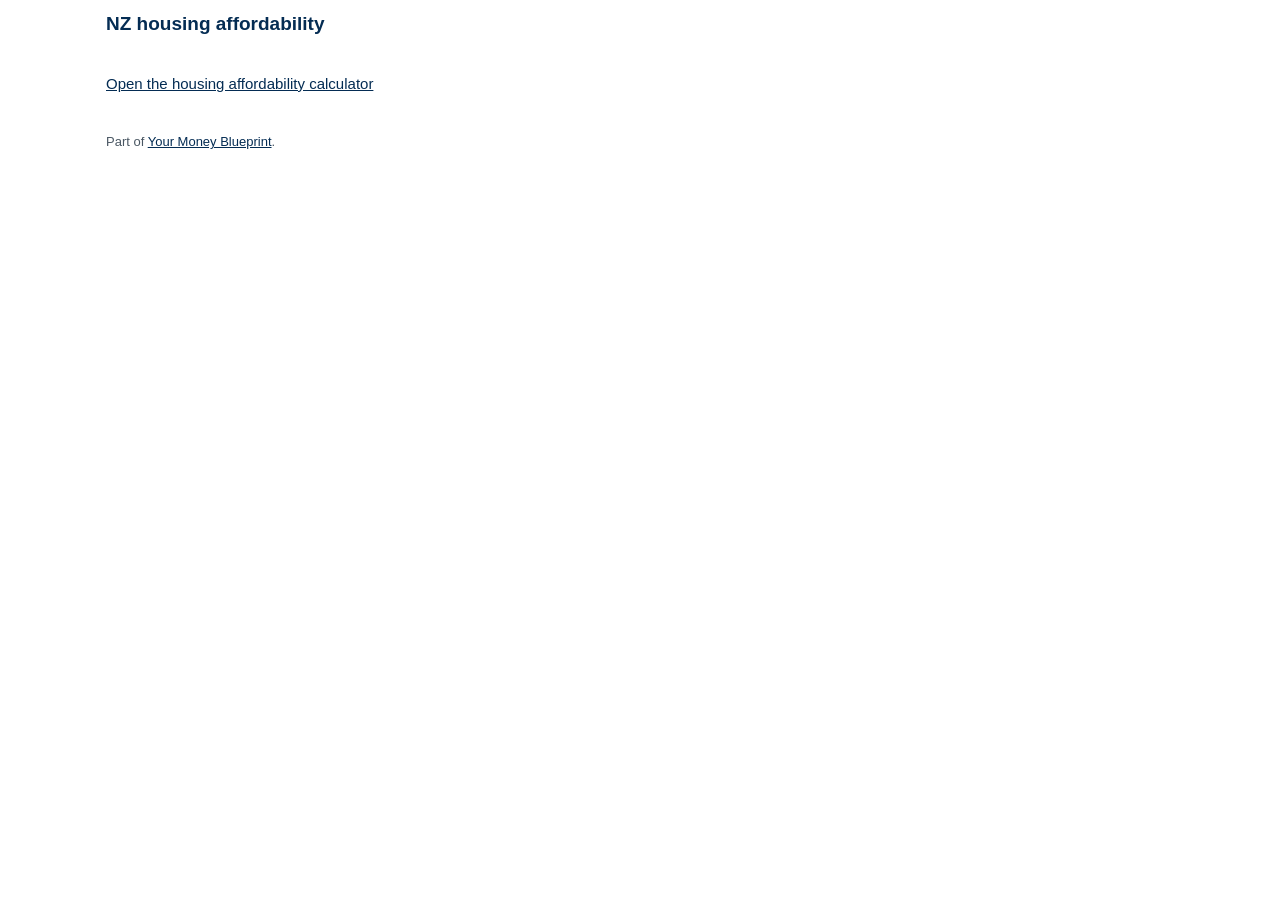
<file: index.html>
<!doctype html>
<html lang="en-NZ">
<head><meta charset="utf-8"><meta name="viewport" content="width=device-width, initial-scale=1"><meta name="robots" content="noindex">
<title>NZ Housing Affordability | Your Money Blueprint</title>
<link rel="stylesheet" href="assets/style.css"></head>
<body><div class="wrap"><h2>NZ housing affordability</h2>
<p><a href="housing-affordability.html">Open the housing affordability calculator</a></p>
<p class="sub">Part of <a href="https://www.yourmoneyblueprint.co.nz/">Your Money Blueprint</a>.</p></div></body>
</html>
</file>
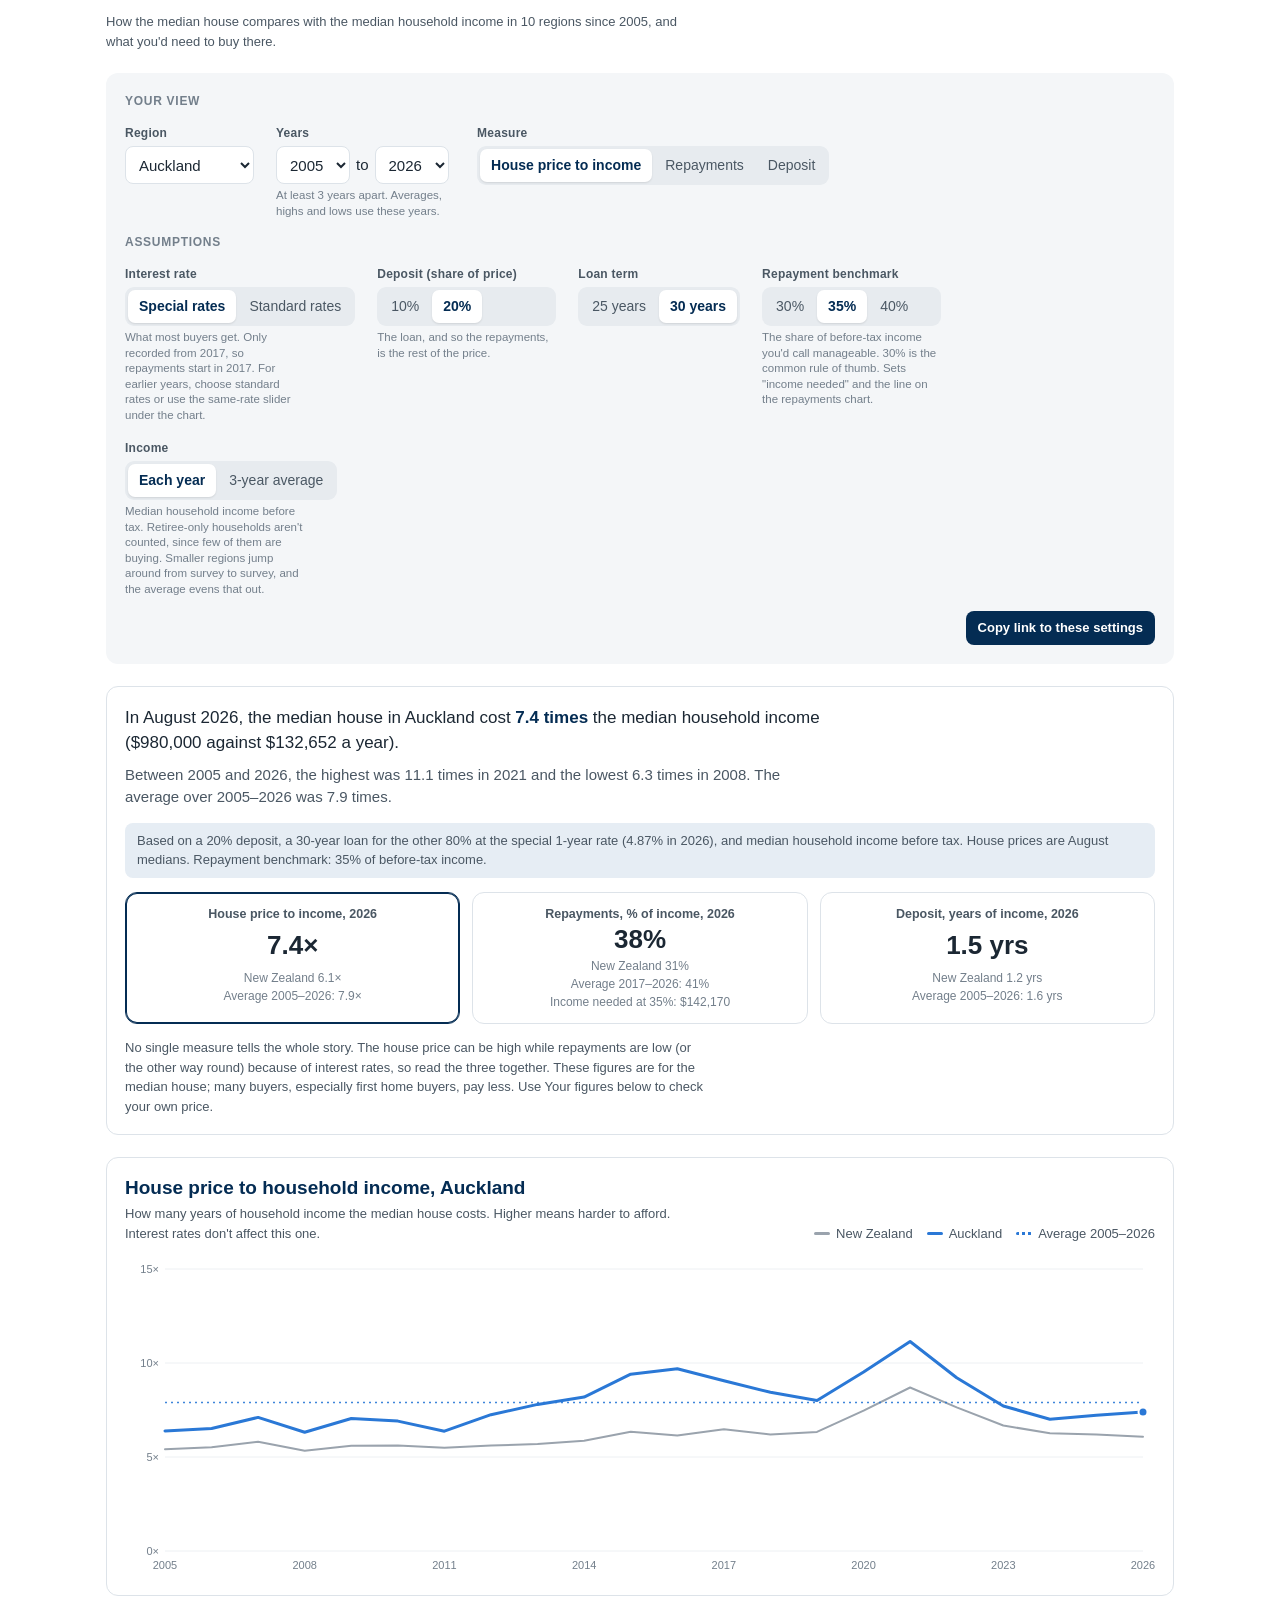
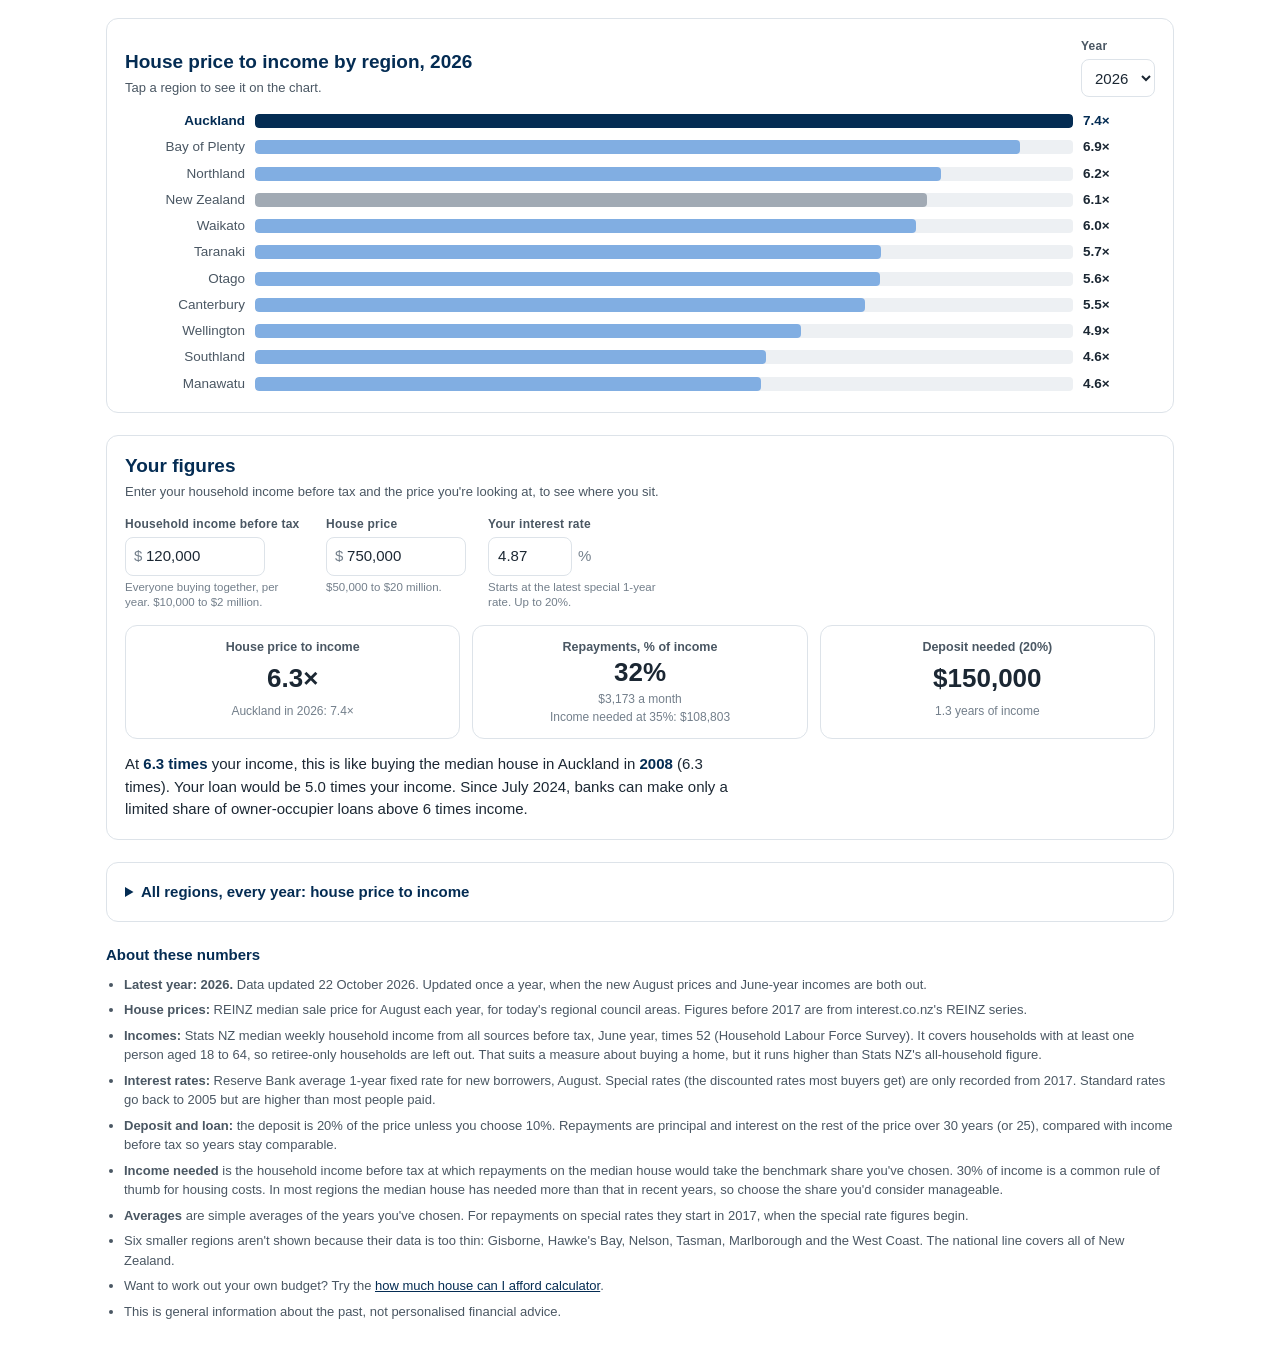
<file: housing-affordability.html>
<!doctype html>
<html lang="en-NZ">
<head>
<meta charset="utf-8">
<meta name="viewport" content="width=device-width, initial-scale=1">
<title>NZ Housing Affordability Calculator | Your Money Blueprint</title>
<meta name="description" content="How affordable are houses in your region? Median house prices against median household incomes in 10 NZ regions since 2005: price to income, repayments and deposit.">
<meta name="robots" content="noindex">
<link rel="stylesheet" href="assets/style.css?v=5">
</head>
<body>
<div class="wrap">
  <div class="loading" id="loading">Loading housing data&hellip;</div>
  <div id="app" hidden style="display:grid;gap:22px">
  <div style="display:grid;gap:6px">
    <p class="sub">How the median house compares with the median household income in 10 regions since 2005, and what you'd need to buy there.</p>
  </div>

  <div class="card panel">
    <div class="section-label">Your view</div>
    <div class="controls">
      <div class="field"><span>Region</span><select id="region"></select></div>
      <div class="field"><span>Years</span>
        <div class="range"><select id="from" aria-label="From"></select><span>to</span><select id="to" aria-label="To"></select></div>
        <div class="hint">At least 3 years apart. Averages, highs and lows use these years.</div>
      </div>
      <div class="field"><span>Measure</span>
        <div class="seg" id="measure"><button data-v="mult">House price to income</button><button data-v="pay">Repayments</button><button data-v="dep">Deposit</button></div>
      </div>
    </div>
    <div class="section-label">Assumptions</div>
    <div class="controls">
      <div class="field"><span>Interest rate</span>
        <div class="seg" id="rates"><button data-v="special">Special rates</button><button data-v="standard">Standard rates</button></div>
        <div class="hint" id="rateHint"></div>
      </div>
      <div class="field"><span>Deposit (share of price)</span>
        <div class="seg" id="dep"><button data-v="0.1">10%</button><button data-v="0.2">20%</button></div>
        <div class="hint">The loan, and so the repayments, is the rest of the price.</div>
      </div>
      <div class="field"><span>Loan term</span>
        <div class="seg" id="term"><button data-v="25">25 years</button><button data-v="30">30 years</button></div>
      </div>
      <div class="field"><span>Repayment benchmark</span>
        <div class="seg" id="bench"><button data-v="0.3">30%</button><button data-v="0.35">35%</button><button data-v="0.4">40%</button></div>
        <div class="hint">The share of before-tax income you'd call manageable. 30% is the common rule of thumb. Sets "income needed" and the line on the repayments chart.</div>
      </div>
      <div class="field"><span>Income</span>
        <div class="seg" id="smooth"><button data-v="0">Each year</button><button data-v="1">3-year average</button></div>
        <div class="hint">Median household income before tax. Retiree-only households aren't counted, since few of them are buying. Smaller regions jump around from survey to survey, and the average evens that out.</div>
      </div>
    </div>
  <div class="toolbar"><button class="share" id="share" type="button">Copy link to these settings</button></div>
    <div class="share-out" id="shareOut" hidden></div>
  </div>

  <div class="card">
    <p class="headline" id="headline"></p>
    <p class="assume" id="assume"></p>
    <div class="tiles" id="tiles"></div>
    <p class="sub">No single measure tells the whole story. The house price can be high while repayments are low (or the other way round) because of interest rates, so read the three together. These figures are for the median house; many buyers, especially first home buyers, pay less. Use Your figures below to check your own price.</p>
  </div>

  <div class="card">
    <div class="chart-head">
      <div style="display:grid;gap:4px"><h2 id="chartTitle"></h2><p class="sub" id="chartSub"></p></div>
      <div class="legend" id="legend"></div>
    </div>
    <div class="chart" id="chart"></div>
    <div class="slider" id="whatifRow">
      <label for="whatif">What if every year had the same rate?</label>
      <input type="range" id="whatif" min="0" max="9" step="0.25" value="0">
      <output id="whatifOut">Off</output>
      <span class="hint" style="max-width:none">Separates the effect of house prices from the effect of interest rates.</span>
    </div>
  </div>

  <div class="card">
    <div class="chart-head">
      <div style="display:grid;gap:4px"><h2 id="rankTitle"></h2><p class="sub">Tap a region to see it on the chart.</p></div>
      <div class="field"><span>Year</span><select id="rankYear"></select></div>
    </div>
    <div class="rank" id="rank"></div>
  </div>

  <div class="card">
    <div style="display:grid;gap:4px"><h2 id="yourFigures">Your figures</h2><p class="sub">Enter your household income before tax and the price you're looking at, to see where you sit.</p></div>
    <div class="controls">
      <div class="field"><span>Household income before tax</span><div class="money"><input type="text" inputmode="numeric" id="yInc" value="120,000"></div><div class="hint">Everyone buying together, per year. $10,000 to $2 million.</div></div>
      <div class="field"><span>House price</span><div class="money"><input type="text" inputmode="numeric" id="yPrice" value="750,000"></div><div class="hint">$50,000 to $20 million.</div></div>
      <div class="field"><span>Your interest rate</span><div style="display:flex;align-items:center;gap:6px"><input type="number" id="yRate" step="0.05" min="0" max="20" style="width:84px"><span style="color:var(--ink-3)">%</span></div><div class="hint">Starts at the latest special 1-year rate. Up to 20%.</div></div>
    </div>
    <div class="tiles" id="yTiles"></div>
    <p class="compare" id="yCompare"></p>
  </div>

  <div class="card">
    <details class="tbl">
      <summary id="tblSummary">All regions, every year</summary>
      <p class="sub" id="tblNote" style="margin-top:10px" hidden>Years before 2017 show a dash because special rates are only recorded from 2017. Choose standard rates to see those years.</p>
      <div class="tablewrap" style="margin-top:12px"><table id="tbl"></table></div>
    </details>
  </div>

  <div class="notes">
    <h3>About these numbers</h3>
    <ul>
      <li id="dataNote"></li>
      <li><b>House prices:</b> REINZ median sale price for August each year, for today's regional council areas. Figures before 2017 are from interest.co.nz's REINZ series.</li>
      <li><b>Incomes:</b> Stats NZ median weekly household income from all sources before tax, June year, times 52 (Household Labour Force Survey). It covers households with at least one person aged 18 to 64, so retiree-only households are left out. That suits a measure about buying a home, but it runs higher than Stats NZ's all-household figure.</li>
      <li><b>Interest rates:</b> Reserve Bank average 1-year fixed rate for new borrowers, August. Special rates (the discounted rates most buyers get) are only recorded from 2017. Standard rates go back to 2005 but are higher than most people paid.</li>
      <li><b>Deposit and loan:</b> the deposit is 20% of the price unless you choose 10%. Repayments are principal and interest on the rest of the price over 30 years (or 25), compared with income before tax so years stay comparable.</li>
      <li><b>Income needed</b> is the household income before tax at which repayments on the median house would take the benchmark share you've chosen. 30% of income is a common rule of thumb for housing costs. In most regions the median house has needed more than that in recent years, so choose the share you'd consider manageable.</li>
      <li><b>Averages</b> are simple averages of the years you've chosen. For repayments on special rates they start in 2017, when the special rate figures begin.</li>
      <li>Six smaller regions aren't shown because their data is too thin: Gisborne, Hawke's Bay, Nelson, Tasman, Marlborough and the West Coast. The national line covers all of New Zealand.</li>
      <li>Want to work out your own budget? Try the <a href="https://www.yourmoneyblueprint.co.nz/how-much-house-can-i-afford" target="_top">how much house can I afford calculator</a>.</li>
      <li>This is general information about the past, not personalised financial advice.</li>
    </ul>
  </div>
  </div>
</div>
<script src="assets/housing.js?v=5"></script>
</body>
</html>
</file>
<file: assets/style.css>
/* Your Money Blueprint NZ housing affordability calculator. Light only, to sit inside the Squarespace site. */
:root {
  --bg: #ffffff;
  --panel: #f4f6f8;
  --surface: #ffffff;
  --ink: #1b2733;
  --ink-2: #4a5763;
  --ink-3: #737f8b;
  --line: #dde3e9;
  --grid: #edf0f3;
  --navy: #042C53;
  --navy-wash: #e6edf4;
  --region: #2a78d6;
  --national: #9aa3ad;
  --whatif: #eda100;
  --mark: #eb6834;
  --font: -apple-system, BlinkMacSystemFont, "Segoe UI", Roboto, "Helvetica Neue", Arial, sans-serif;
  color-scheme: light;
}
* { box-sizing: border-box; }
[hidden] { display: none !important; }
html, body { margin: 0; }
body { background: var(--bg); color: var(--ink); font-family: var(--font); font-size: 15px; line-height: 1.5; }
.wrap { max-width: 1100px; margin: 0 auto; padding-block: 12px 32px; padding-left: max(16px, env(safe-area-inset-left, 0px)); padding-right: max(16px, env(safe-area-inset-right, 0px)); display: grid; gap: 22px; }
h1 { font-size: 22px; margin: 0; color: var(--navy); text-wrap: balance; }
h2 { font-size: 19px; line-height: 1.25; margin: 0; color: var(--navy); text-wrap: balance; }
h3 { font-size: 15px; margin: 0; color: var(--navy); }
a { color: var(--navy); }
.basis { font-size: 13px; color: var(--ink-2); background: var(--navy-wash); border-radius: 8px; padding: 8px 12px; }
.sub { margin: 0; font-size: 13px; color: var(--ink-2); max-width: 80ch; }
button:focus-visible, select:focus-visible, input:focus-visible, summary:focus-visible { outline: 2px solid var(--navy); outline-offset: 2px; }

.card { background: var(--surface); border: 1px solid var(--line); border-radius: 12px; padding: 18px; display: grid; gap: 14px; min-width: 0; }
.card.panel { background: var(--panel); border-color: transparent; }
.controls { display: flex; flex-wrap: wrap; gap: 16px 22px; align-items: start; }
.field { display: grid; gap: 4px; align-content: start; }
.field > span { font-size: 12px; font-weight: 600; color: var(--ink-2); letter-spacing: .02em; }
.hint { font-size: 11.5px; color: var(--ink-3); max-width: 28ch; line-height: 1.35; }
select, input[type="number"], input[type="text"] { font: inherit; color: var(--ink); background: var(--surface); border: 1px solid var(--line); border-radius: 8px; padding: 7px 9px; min-height: 38px; }
.money { position: relative; }
.money input { padding-left: 20px; width: 140px; font-variant-numeric: tabular-nums; }
.money::before { content: "$"; position: absolute; left: 9px; top: 50%; transform: translateY(-50%); color: var(--ink-3); }
.seg { display: inline-flex; flex-wrap: wrap; background: #e7ebef; border-radius: 9px; padding: 3px; gap: 2px; }
.seg button { font: inherit; font-size: 14px; border: none; background: none; color: var(--ink-2); padding: 6px 11px; border-radius: 7px; cursor: pointer; white-space: nowrap; }
.seg button[aria-pressed="true"] { background: var(--surface); color: var(--navy); font-weight: 600; box-shadow: 0 1px 2px rgba(0,0,0,.1); }
.section-label { font-size: 12px; font-weight: 700; letter-spacing: .06em; text-transform: uppercase; color: var(--ink-3); }

.headline { font-size: 17px; line-height: 1.5; max-width: 74ch; margin: 0; text-wrap: pretty; }
.headline strong { color: var(--navy); }
.headline .hl2 { display: block; margin-top: 8px; font-size: 15px; color: var(--ink-2); }

.tiles { display: grid; grid-template-columns: repeat(auto-fit, minmax(min(100%, 200px), 1fr)); gap: 12px; }
.tile { border: 1px solid var(--line); border-radius: 12px; padding: 12px 14px; text-align: center; display: grid; gap: 2px; background: var(--surface); }
.tile .lbl { font-size: 12.5px; color: var(--ink-2); font-weight: 600; }
.tile .val { font-size: 26px; font-weight: 700; color: var(--ink); font-variant-numeric: tabular-nums; line-height: 1.15; }
.tile .note { font-size: 12px; color: var(--ink-3); }
.tile.on { border-color: var(--navy); box-shadow: inset 0 0 0 1px var(--navy); }
.tile button { all: unset; cursor: pointer; display: grid; gap: 2px; }

.chart-head { display: flex; flex-wrap: wrap; justify-content: space-between; gap: 8px 16px; align-items: end; }
.legend { display: flex; flex-wrap: wrap; gap: 6px 14px; font-size: 13px; color: var(--ink-2); }
.legend span { display: inline-flex; align-items: center; gap: 6px; }
.legend i { width: 16px; height: 3px; border-radius: 2px; display: inline-block; }
.legend i.dash { background: repeating-linear-gradient(90deg, var(--whatif) 0 5px, transparent 5px 8px); }
.legend i.bench { background: repeating-linear-gradient(90deg, var(--mark) 0 8px, transparent 8px 12px); }
.legend i.dot { background: repeating-linear-gradient(90deg, var(--region) 0 3px, transparent 3px 6px); }
.assume { font-size: 13px; color: var(--ink-2); background: var(--navy-wash); border-radius: 8px; padding: 8px 12px; margin: 0; }
.range { display: flex; align-items: center; gap: 6px; }
.chart { position: relative; width: 100%; }
.chart svg { display: block; overflow: visible; }
.chart text { font-size: 11px; fill: var(--ink-3); font-family: var(--font); }
.tip { position: absolute; pointer-events: none; background: var(--ink); color: #fff; font-size: 12.5px; line-height: 1.4; padding: 7px 9px; border-radius: 7px; white-space: nowrap; transform: translate(-50%, -100%); top: 0; }
.tip b { font-weight: 700; }
.slider { display: flex; align-items: center; gap: 10px; flex-wrap: wrap; font-size: 13px; color: var(--ink-2); }
.slider input { width: 200px; accent-color: var(--whatif); }
.slider output { font-weight: 700; color: var(--ink); font-variant-numeric: tabular-nums; min-width: 4ch; }

.rank { display: grid; gap: 6px; }
.rank .row { display: grid; grid-template-columns: 120px 1fr 72px; gap: 10px; align-items: center; font-size: 13.5px; }
.rank .row .nm { color: var(--ink-2); text-align: right; }
.rank .row .bar { height: 14px; border-radius: 4px; background: var(--grid); position: relative; overflow: hidden; }
.rank .row .bar span { position: absolute; inset: 0 auto 0 0; background: var(--region); opacity: .55; border-radius: 4px; }
.rank .row.nat .bar span { background: var(--national); opacity: .9; }
.rank .row.sel .bar span { opacity: 1; background: var(--navy); }
.rank .row .v { font-variant-numeric: tabular-nums; font-weight: 600; }
.rank .row.sel .nm, .rank .row.sel .v { color: var(--navy); font-weight: 700; }
.rank .row button { all: unset; cursor: pointer; display: contents; }

.compare { font-size: 15px; margin: 0; max-width: 74ch; }
.compare strong { color: var(--navy); }

details.tbl summary { cursor: pointer; font-weight: 600; color: var(--navy); }
details.tbl { min-width: 0; }
.tablewrap { overflow-x: auto; }
table { border-collapse: collapse; font-size: 12.5px; font-variant-numeric: tabular-nums; }
th, td { padding: 5px 8px; text-align: center; border-bottom: 1px solid var(--grid); white-space: nowrap; }
th:first-child, td:first-child { text-align: left; position: sticky; left: 0; background: var(--surface); }
thead th { color: var(--ink-2); font-weight: 600; }
td.na { color: var(--ink-3); }
tbody tr:nth-child(even) td { background: #f3f6f9; }
tbody tr.selrow td { background: #d6e4f3; color: var(--navy); font-weight: 700; }
td.avg, th.avg { font-weight: 600; position: sticky; right: 0; background: var(--surface); box-shadow: inset 2px 0 0 var(--line), -6px 0 8px -6px rgba(0,0,0,.18); }

.notes { font-size: 13px; color: var(--ink-2); }
.notes ul { padding-left: 18px; margin: 8px 0 0; display: grid; gap: 6px; }

@media (max-width: 560px) {
  .rank .row { grid-template-columns: 92px 1fr 60px; font-size: 12.5px; }
  .money input { width: 120px; }
}
@media (prefers-reduced-motion: no-preference) { .rank .row .bar span { transition: width .3s ease; } }
.loading { padding: 24px 0; color: var(--ink-2); }
.toolbar { display: flex; flex-wrap: wrap; gap: 8px; align-items: center; justify-content: flex-end; }
.share { font: inherit; font-size: 13px; font-weight: 600; color: #fff; background: var(--navy); border: none; border-radius: 8px; padding: 7px 12px; cursor: pointer; white-space: nowrap; }
.share-out { display: flex; gap: 8px; align-items: center; flex-wrap: wrap; font-size: 13px; color: var(--ink-2); }
.share-out input { font: inherit; font-size: 12px; flex: 1 1 260px; min-width: 0; padding: 6px 8px; border: 1px solid var(--line); border-radius: 6px; color: var(--ink-2); }
</file>
